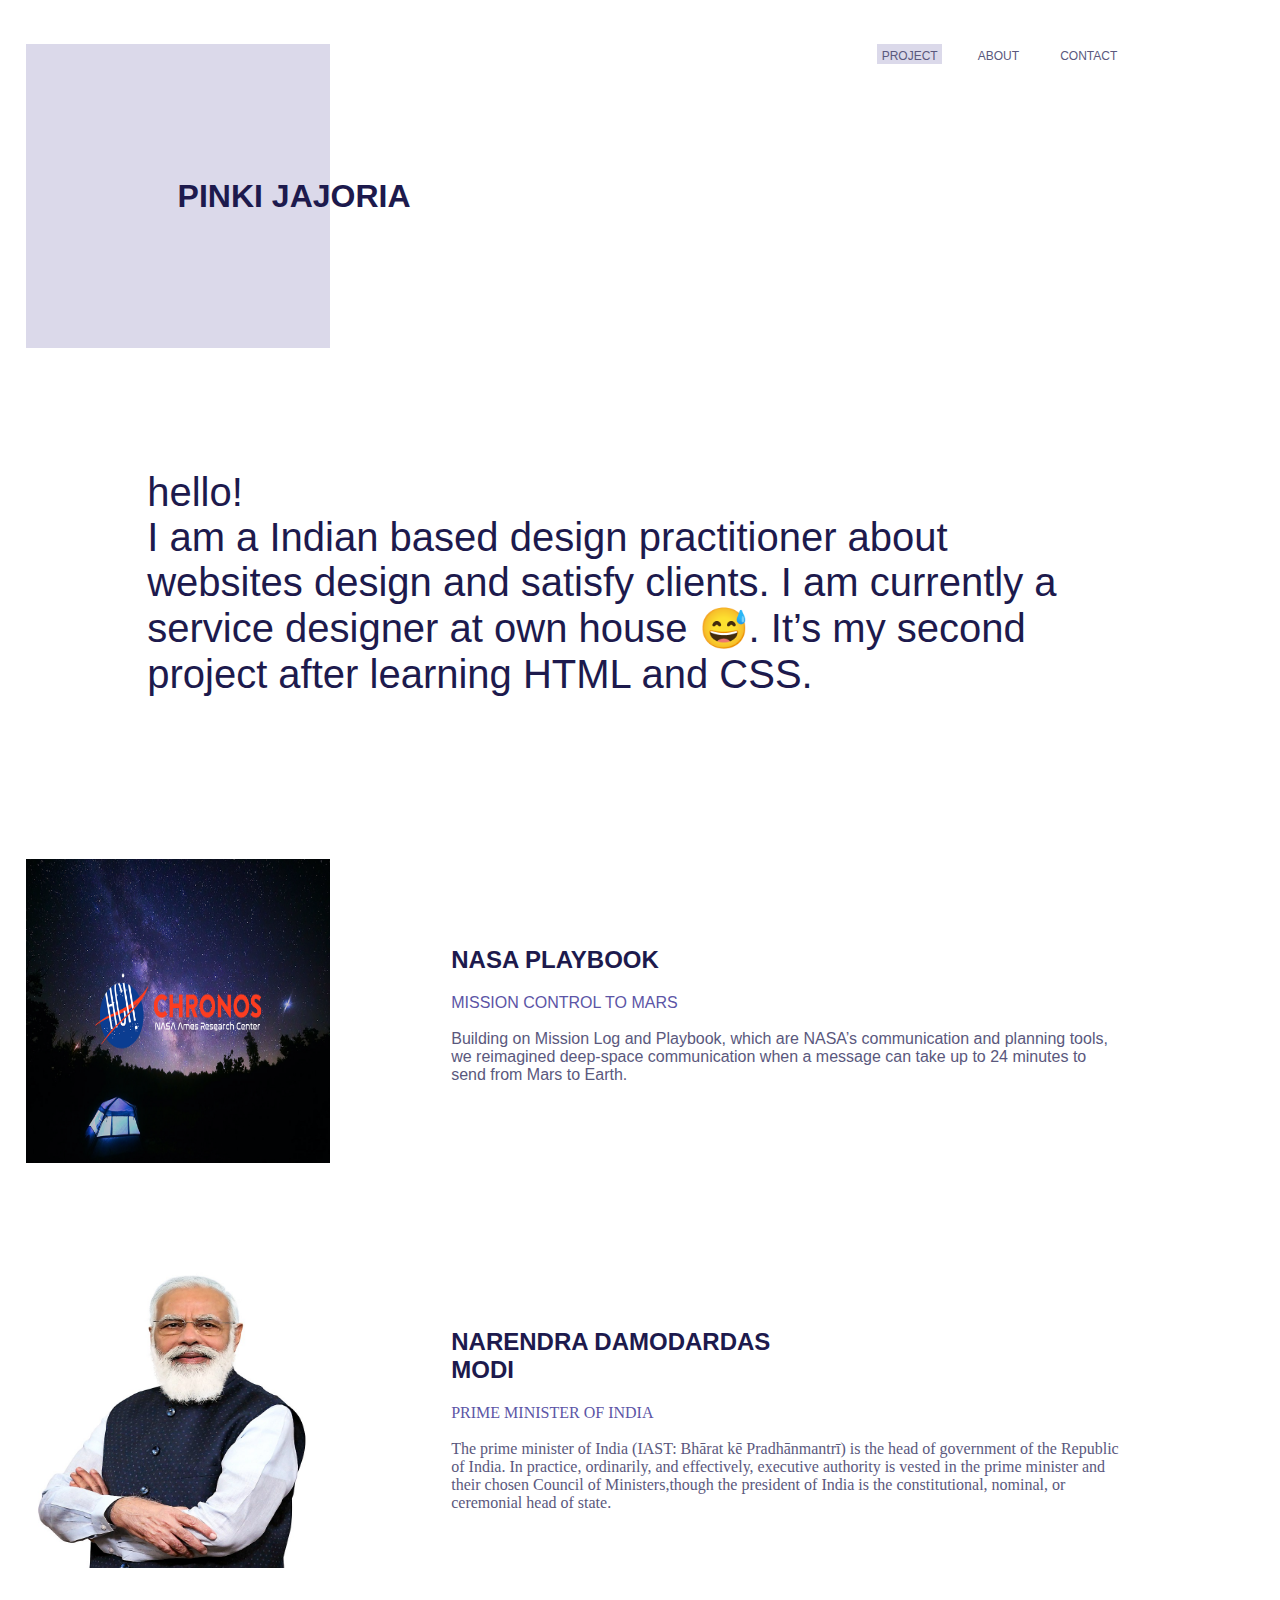
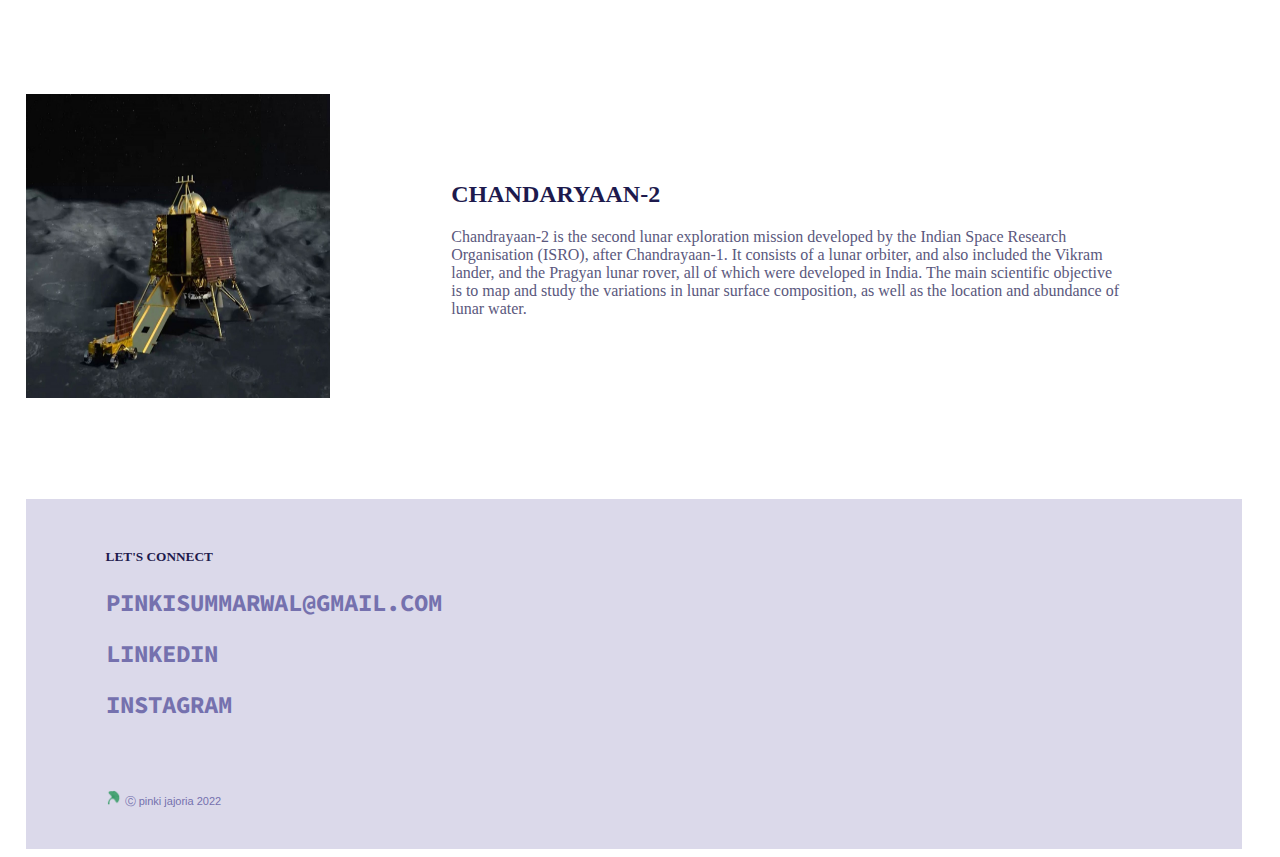
<file: index.html>
<!DOCTYPE html>
<html lang="en">

<head>
    <meta charset="UTF-8">
    <title>project</title>
    <link rel="stylesheet" href="style.css">
    <link rel="icon" href="pics/favicon.ico">
    <link rel="preconnect" href="https://fonts.googleapis.com">
    <link rel="preconnect" href="https://fonts.gstatic.com" crossorigin>
    <link href="https://fonts.googleapis.com/css2?family=Source+Code+Pro:wght@200;300&display=swap" rel="stylesheet">

<body>
    <div class="top-parent">
        <div class="top-box">
            <h1 class="heading-1">PINKI JAJORIA</h1>
        </div>
        <div class="top-right">
            <div class="project">PROJECT</div>
            <div class="about"><a href="about/about.html">ABOUT</a></div>
            <div class="contact">CONTACT</div>
        </div>
    </div>
    <p class="intro">hello!<br>
        I am a Indian based design practitioner about websites design and satisfy clients. I am currently a service
        designer at own house 😅.
        It’s my second project after learning HTML and CSS.
    </p>
    <div class="top-div">
        <div class="pic-nasa"> <img class="nasa-pic" src="pics/nasa.png" alt=""></div>
        <div class="heading-nasa">
            <h2 class="heading-color">NASA PLAYBOOK</h2>
            <P class="intro-nasa"><span class="pera-color"> MISSION CONTROL TO MARS</span><br><br>
                Building on Mission Log and Playbook, which are NASA’s communication and planning tools, we reimagined
                deep-space communication when a message can take up to 24 minutes to send from Mars to Earth.</P>
        </div>
    </div>

    <div class="second-div">
        <div class="second-right-div"><img class="modi-pic" src="pics/modi ji.jpeg" alt=""></div>
        <div class="second-left-div">
            <h2 class="second-heading-div">NARENDRA DAMODARDAS MODI</h2>
            <p class="second-pera-color">
                <span class="span-color"> PRIME MINISTER OF INDIA</span><br><br>
                The prime minister of India (IAST: Bhārat kē Pradhānmantrī) is the head of government of the Republic of
                India.
                In practice, ordinarily, and effectively, executive authority is vested in the prime minister and their
                chosen
                Council of Ministers,though the president of India is the constitutional, nominal, or
                ceremonial head of state.
            </p>
        </div>

    </div>

    <div class="third-div">
        <div class="third-right-div">
            <img class="chandaryaan" src="pics/chandaryaan.jpeg" alt="">
        </div>
        <div class="third-left-div">
            <h2 class="third-heading">CHANDARYAAN-2</h2>
            <p class="third-pera">Chandrayaan-2 is the second lunar exploration mission
                developed by the Indian Space Research Organisation (ISRO), after Chandrayaan-1. It consists of a lunar
                orbiter,
                and also included the Vikram lander, and the Pragyan lunar rover, all of which were developed in India.
                The main
                scientific objective is to map and study the variations in lunar surface composition, as well as the
                location and abundance of lunar water.</p>
        </div>
    </div>

    <div class="last-div">
        <h5 class="h5">LET'S CONNECT</h5>
        <h2 class="last-heading"><a class="link2" href="mailto:pinkisummarwal@gmail.com">PINKISUMMARWAL@GMAIL.COM</a>
        </h2>
        <h2 class="last-heading"><a class="link2" href="https://www.linkedin.com/feed/">LINKEDIN</a></h2>
        <h2 class="last-heading"><a class="link2"
                href="https://www.instagram.com/?should_refresh_fb_cookie=1">INSTAGRAM</a></h2>


        <img class="umbrela" src="pics/umbrela.png" alt="">
        <span class="span">Ⓒ pinki jajoria 2022</span>
    </div>

</body>

</html>
</file>
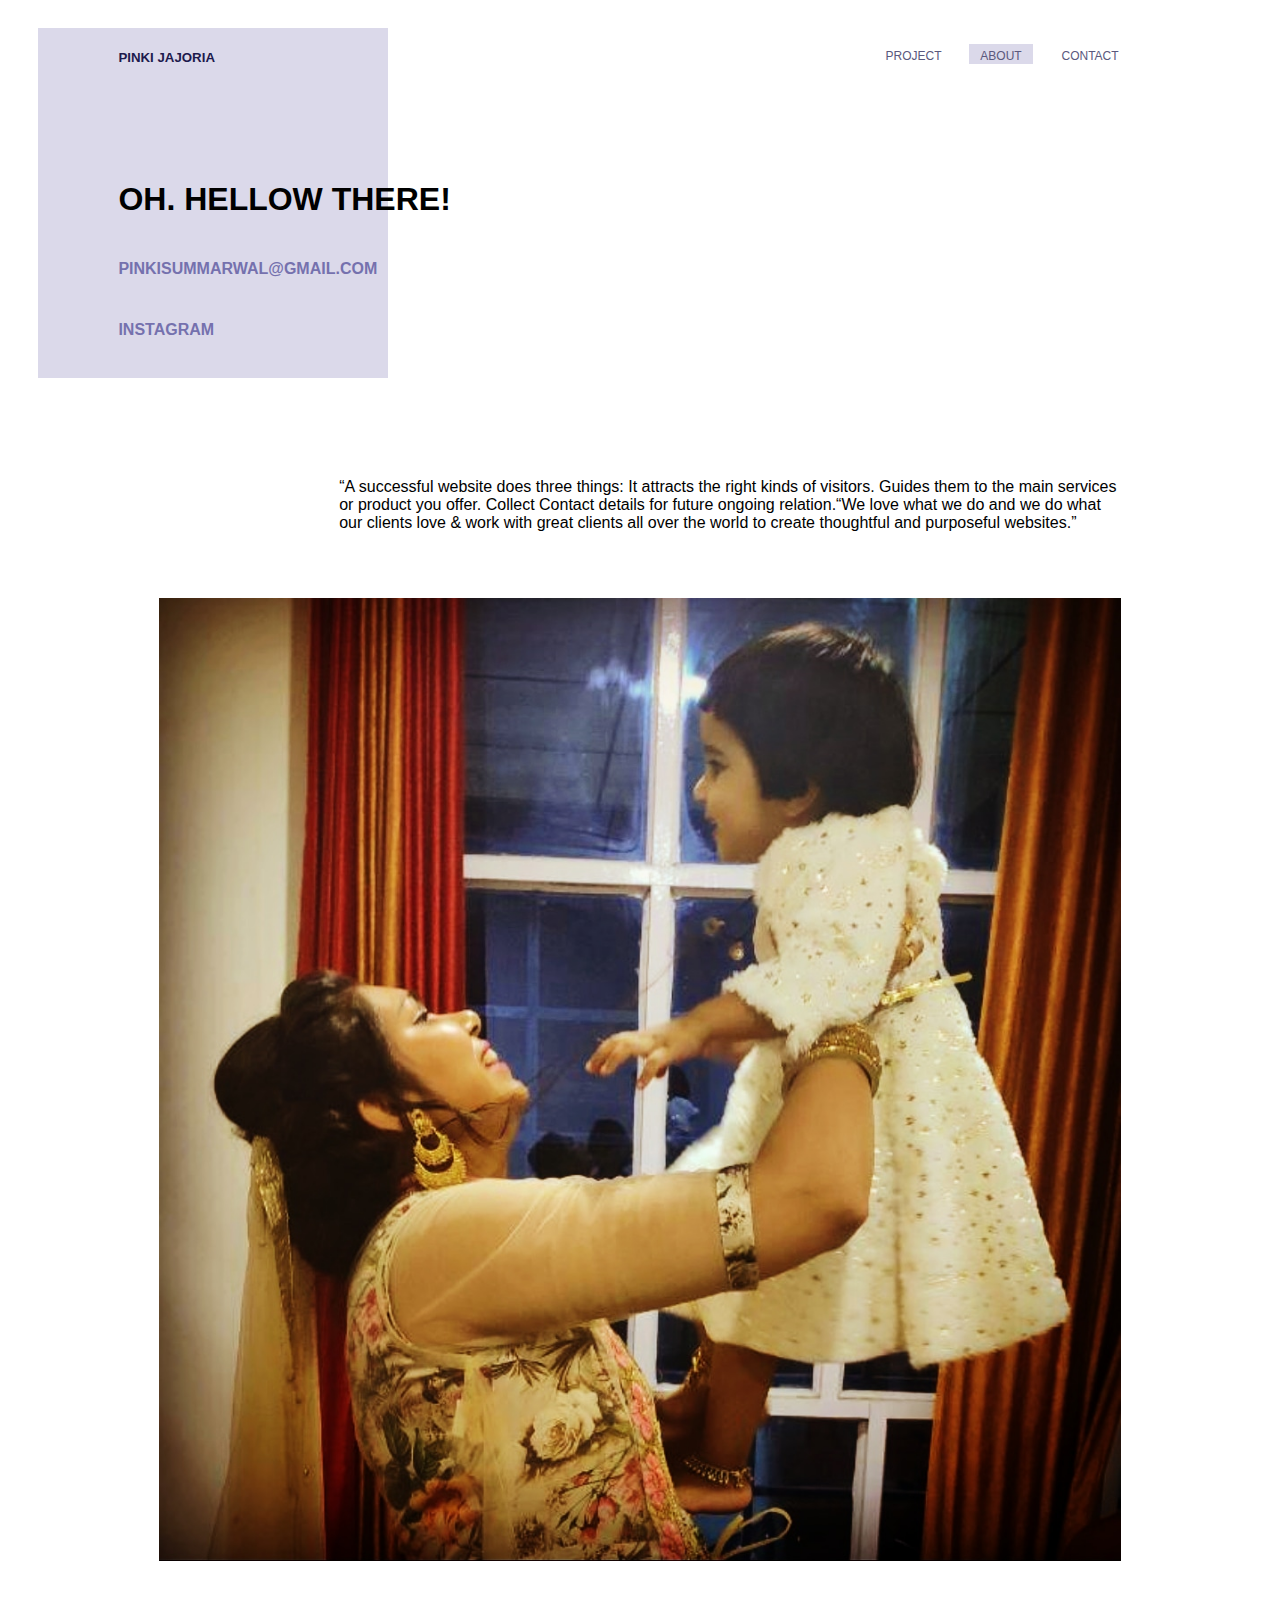
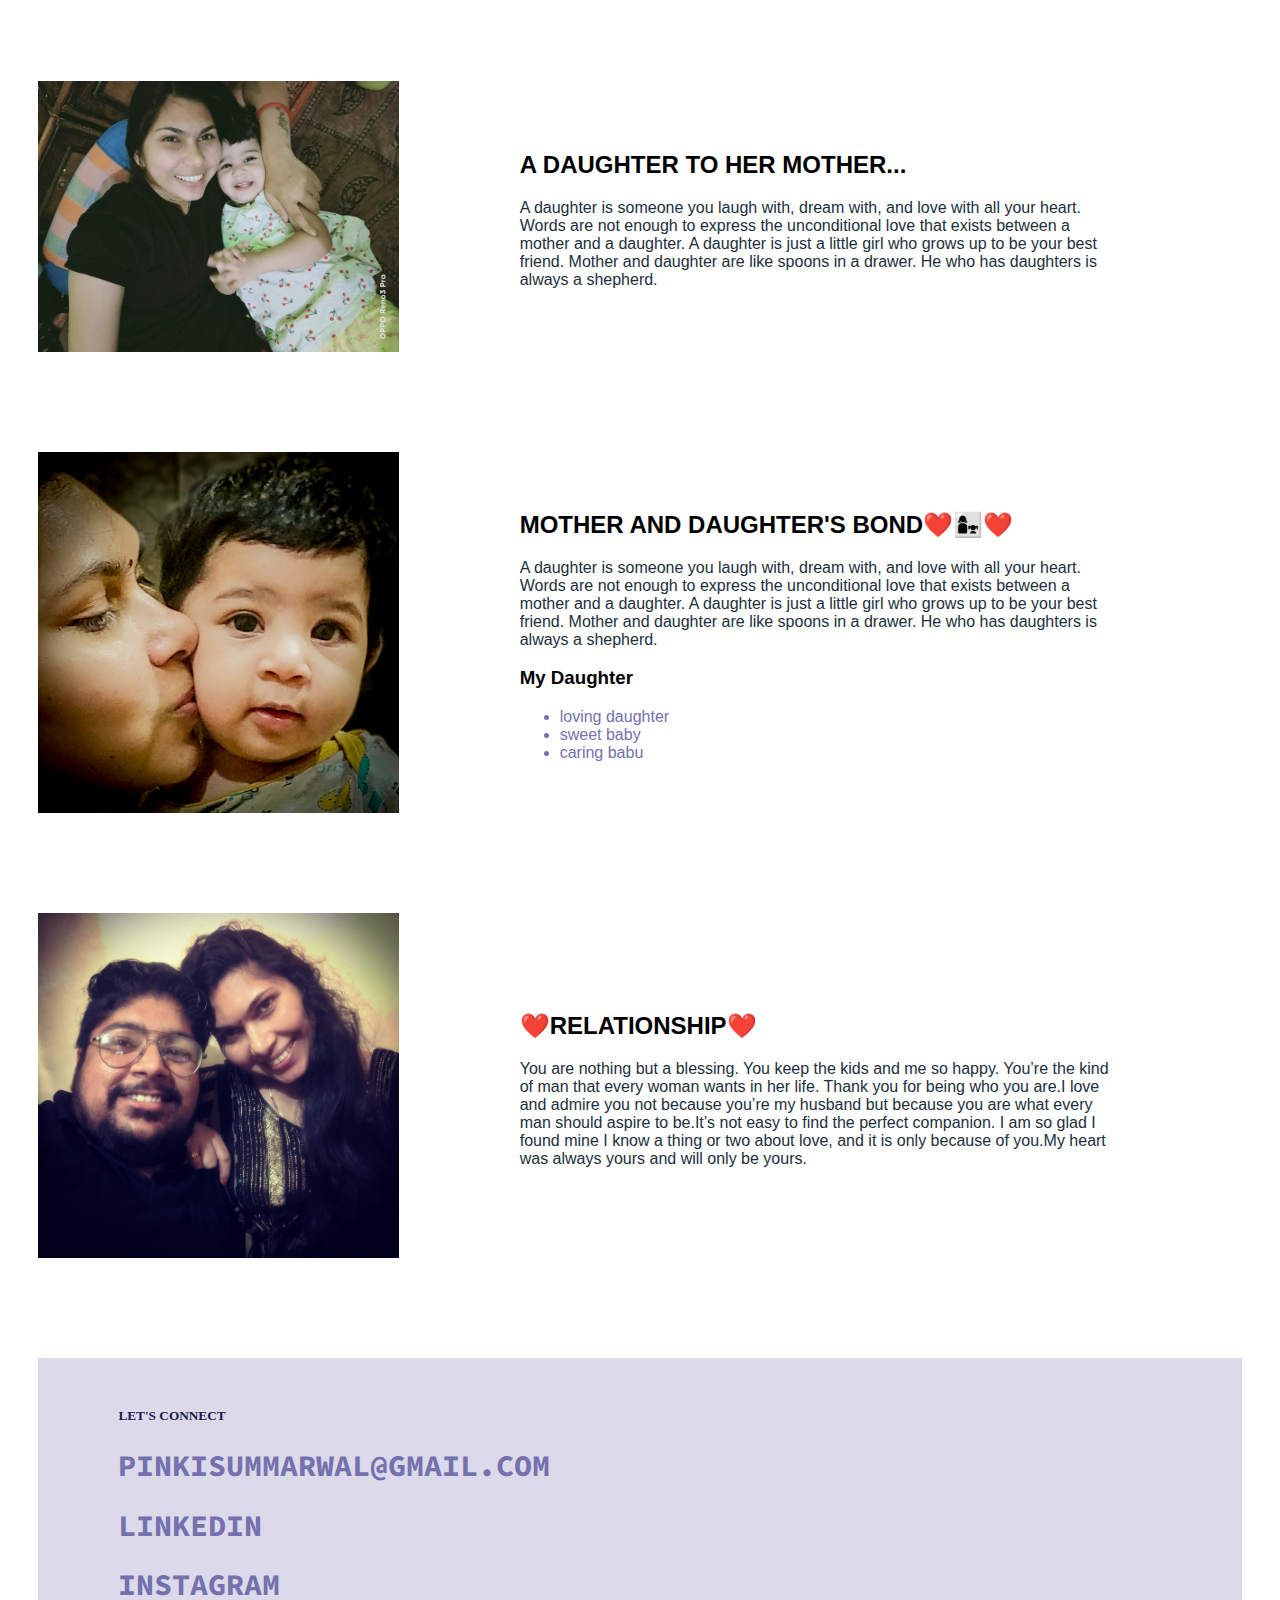
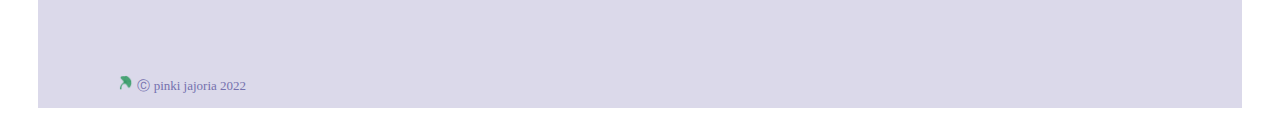
<file: about/about.html>
<!DOCTYPE html>
<html lang="en">

<head>
    <meta charset="UTF-8">
    <title>assignment-1</title>
    <link rel="stylesheet" href="style.css">
    <link rel="icon" href="pics/favicon.ico">
    <link rel="preconnect" href="https://fonts.googleapis.com">
    <link rel="preconnect" href="https://fonts.gstatic.com" crossorigin>
    <link href="https://fonts.googleapis.com/css2?family=Source+Code+Pro:wght@200;300&display=swap" rel="stylesheet">

</head>

<body>
    <div class="navbar">
        <div id="parent-1">
            <div id="container-1"></div>
            <h5>PINKI JAJORIA</h5><br><br><br><br>
            <h1>OH. HELLOW THERE!</h1>
            <H4><a class="link" href="mailto:pinkisummarwal@gmail.com">PINKISUMMARWAL@GMAIL.COM</a></H4>
            <H4><a class="link" href="https://www.instagram.com/accounts/login/">INSTAGRAM</a></H4>
        </div>

        <div id="parent-2">
            <div class="child"><a href="../index.html">PROJECT</a>
            </div>
            <div class="child-about">ABOUT</div>
            <div class="child">
                <a class="contact" href="mailto:pinkisummarwal@gmail.com">CONTACT</a>
            </div>
        </div>
    </div>
    <div id="peragraph">
        <p>“A successful website does three things:
            It attracts the right kinds of visitors.
            Guides them to the main services or product you offer.
            Collect Contact details for future ongoing relation.“We love
            what we do and we do what our clients love & work with great
            clients all over the world to create thoughtful and purposeful websites.”</p>
    </div>
    <div id="img">
        <img class="pinki-image" src="pics/pinki.jpg" alt="">
    </div>

    <div id="parent-3">
        <div id="left-div"> <img class="tanvi-pic1" src="pics/fourth.jpeg" alt=""></div>
        <div id="right-div">
            <h2>A DAUGHTER TO HER MOTHER...</h2>
            <p class="top-pera">A daughter is someone you laugh with, dream with, and love with all your heart.
                Words are not enough to express the unconditional love that exists between a mother and a daughter.
                A daughter is just a little girl who grows up to be your best friend.
                Mother and daughter are like spoons in a drawer.
                He who has daughters is always a shepherd.
            </p>
        </div>
    </div>
    <div class=middle-container>
        <div class="middle-left-div">
            <img class="middle-pic" src="pics/second-pic.jpg" alt="">
        </div>
        <div class="middle-right-div">
            <h2>MOTHER AND DAUGHTER'S BOND❤️👩‍👧❤️</h1>
                <P class="middle-pera">A daughter is someone you laugh with, dream with, and love with all your heart.
                    Words are not enough to express the unconditional love that exists between a mother and a daughter.
                    A daughter is just a little girl who grows up to be your best friend.
                    Mother and daughter are like spoons in a drawer.
                    He who has daughters is always a shepherd.</P>
                    <h3 class="my-daughter">My Daughter</h3>
                    <ul class="unorderd-list">
                        <li>loving daughter</li>
                        <li>sweet baby</li>
                        <li>caring babu</li>
                    </ul>
        </div>


    </div>


    <div class="bottom-container">
        <div class="bottom-left-div">
            <img class="bottom-pic" src="pics/third.jpg" alt="">
        </div>
        <div class="bottom-right-div">
            <h2>❤️RELATIONSHIP❤️</h2>
            <p class="bottom-pera">You are nothing but a blessing. You keep the kids and me so happy. You’re the kind of
                man that every woman wants
                in her life. Thank you for being who you are.I love and admire you not because you’re my husband but
                because
                you are what every man should aspire to be.It’s not easy to find the perfect companion. I am so glad I
                found mine
                I know a thing or two about love, and it is only because of you.My heart was always yours and will only
                be yours.

            </p>
        </div>
    </div>

    <div class="last-div">
        <h5 class="h5">LET'S CONNECT</h5>
        <h1 class="last-heading"><a class="link2" href="mailto:pinkisummarwal@gmail.com">PINKISUMMARWAL@GMAIL.COM</a>
        </h1>
        <h1 class="last-heading"><a class="link2" href="https://www.linkedin.com/feed/">LINKEDIN</a></h1>
        <h1 class="last-heading"><a class="link2"
                href="https://www.instagram.com/?should_refresh_fb_cookie=1">INSTAGRAM</a></h1>


        <img class="umbrela" src="pics/umbrela.png" alt="">
        <span class="span">Ⓒ pinki jajoria 2022</span>
    </div>








</body>

</html>
</file>
<file: style.css>
body{
    background: #ffffff;
display: flex;
flex-direction: column;
justify-content: stretch;
margin-right: 3%;
margin-left: 2%;
}

.top-parent{
    width: 100%;
display: flex;
flex-direction: row;
justify-content:space-between;
margin-top: 3%;

}

.top-box{
    width: 25%;
    aspect-ratio: 1;
    background-color:#dbd9ea;
    /* border: 1px solid black; */
    display: flex;
    align-items: center;
}

.heading-1{
position: relative;
left: 50%;
font-family: sans-serif;
color: #1d1a4d;
}


.top-right{
    width: 20%;
    height: 50px;
    /* border: 1px solid black; */
    display: flex;
    flex-direction: row;
    justify-content: space-between;
    font-family: sans-serif;
    font-size: 12PX;
    color: #5a587d;
    margin-right: 10%;
    
    
}

.project{
    height: 10px;
    width: 55px;
    /* border: 1px solid black; */
    text-align: center;
    padding: 2%;
    cursor: pointer;
    background-color:#dbd9ea ;
}
.about{
    height: 10px;
    width: 55px;
    /* border: 1px solid black; */
    text-align: center;
    padding: 2%;
    cursor: pointer;
    
    
}
.contact{
    height: 10px;
    width: 55px;
    /* border: 1px solid black; */
    text-align: center;
    padding: 2%;
    cursor: pointer; 
}  
.top-right .about,a{
    text-decoration: none;
    color: inherit;
}

.intro{
    color:#1d1a4d ;
    font-size: 40px;
    font-family: sans-serif; 
  width: 75%;
  margin-left: 10%;
  margin-top: 10%;
}

.top-div{
    width: 100%;
    
    /* border: 1px solid black; */
    display: flex;
    flex-direction: row;
    justify-content: space-between;
    align-items: center;
    margin-top: 10%;
    

}
.pic-nasa{
width: 25%;
aspect-ratio: 1;
/* border: 1px solid aqua; */
}

.nasa-pic{
    width: 100%;
    aspect-ratio: 1;
    /* border: 1px solid darkorange; */
    

    
}

.heading-nasa{
    width: 55% ;
    /* border: 1px solid black; */
    margin-right: 10%;
    font-family: sans-serif;
    
}

.heading-color{
    color:#1d1a4d;
}

.pera-color{
    color:#5c55a6;
}


.intro-nasa{
    color: #5a587d;
}

.second-div{
    width: 100%;
    /* border: 1px solid black; */
    margin-top: 8%;
    display: flex;
    flex-direction: row;
    justify-content: space-between;
    align-items: center;
}

.second-right-div{
    width: 25%;
    aspect-ratio: 1;
    /* border: 1px solid red; */
}

.modi-pic{
    width: 100%;
    aspect-ratio: 1;
}

.second-left-div{
    width: 55%;
    /* border: 1px solid #5c55a6; */
    margin-right: 10%;
    
}
.second-heading-div{
    width: 55%;
    /* border: 1px solid aquamarine; */
    color: #1d1a4d;
    font-family: sans-serif;
}

.span-color{
color:#5c55a6;
}

.second-pera-color{
    color: #5a587d;
}

.third-div{
    width: 100%;
    /* border: 1px solid black; */
    margin-top: 10%;
    display: flex;
    flex-direction: row;
    justify-content: space-between;
    align-items: center;
}
.third-right-div{
    width: 25%;
    aspect-ratio: 1;
}
.chandaryaan{
    width: 100%;
    aspect-ratio: 1;
}

.third-left-div{
    width: 55%;
    margin-right: 10%;
    /* border: 1px solid black; */
}
.third-heading{
    color: #1d1a4d;
}

.third-pera{
    color: #5a587d;
}







.last-div{
    width: 100%;
    height: 350px;
    background-color:#dbd9ea ;
    margin-top: 8%;
}

.link2{
    text-decoration: none;
    color: #7571ae;
    font-family:monospace;
    width: 200px;
    margin-left: 80px;
    font-family: 'Source Code Pro', monospace;
}

.h5{
    color: #1d1a4d;
    margin-left: 80px;
    margin-top: 50px;
}

.umbrela{
    width: 15px;
    height: 15px;
    margin-left: 80px;
    margin-top: 50px;
}
.span{
    font-size: 11px;
    color: #7571ae;
    font-family: sans-serif;
    
}
</file>
<file: about/style.css>
body{
    background-color: #ffffff;
    display: flex;
    flex-direction: column;
    align-items: stretch;
    margin-left: 3%;
    margin-right: 3%;
}

.navbar {
    display: flex;
    flex-direction: row;
    justify-content: space-between;
    
}

#parent-1{
    width: 350px;
    aspect-ratio: 1;
    background-color: #dbd9ea; 
    display: flex;
    flex-direction: column;  
    margin-top: 20px;
}

#parent-1 h5,h1,.link{
    position: relative;
    left: 80px;
    text-decoration: none;
    font-family: sans-serif;
}

#parent-1 h5{
    color:#1d1a4d;
}

#parent-1 a{
    color: #7571ae;
}

#parent-2{
    width: 20%;
    display: flex;
    justify-content: space-between;
    margin-top: 3%;
    margin-right: 10%; 
    /* border: 1px black solid;  */
    height:50px ;
}

.child{
    width: 55px;
    height: 10px;
    padding: px;
    font-size: 12px;
    font-family: sans-serif;
    color:#5a587d;
    cursor: pointer;
    text-align:center;
    padding: 2%; 
    /* border: 1px black solid; */
    
}

.child:hover{
    background-color:#dbd9ea ;
    
}
.child-about{
    width: 55px;
    height: 10px;
    padding: 2%;
    font-size: 12px;
    font-family: sans-serif;
    /* color:#5a587d; */
    cursor: pointer;
    text-align:center;
    background-color:#dbd9ea ;
    /* border: 1px solid black; */
}

#parent-2 .child,.contact,.child-about{
color:#5a587d ;
}
#parent-2 .child-about,a{
    text-decoration: none;
    color: #5a587d;
}

#parent-3{
    width: 100%;  
    display: flex;
    flex-direction: row;
    justify-content: flex-end;
    flex-wrap: wrap;
    margin-top: 450px;
    right: 0px;
}

#peragraph{
    width: 100%;
    display: flex;
    flex-direction: row;
    justify-content: end;
    text-align: end;
    margin-top: 7%;
}
#peragraph p{
    width: 65%;
    margin-right: 10%;
    text-align: left;
    font-family: sans-serif;
}

 #img{
    width: 100%;
    display: flex;
    flex-direction: row;
    justify-content: center;
}
.pinki-image{
    width: 80%;
    margin-top: 50px;
}

#parent-3{
    width: 100%;
    display: flex;
    flex-direction: row;
    justify-content: space-between;
    align-items: center;
    margin-top: 10%;
}

#left-div{
    width: 30%;
    height: 30%;
}
 
#right-div{
    width: 50%;
    margin-right: 10%;  
    font-family: sans-serif; 
}

 .tanvi-pic1{
     width: 100%;
     height: 100%;
 }

.top-pera{
    width: 100%;
    color: #212F3D;
}

.middle-container{
    width: 100%;
    display: flex;
    flex-direction: row;
    justify-content: space-between;
    align-items: center;
    margin-top: 8%;
}

  .middle-left-div{
  width: 30%;
    height: 30%;
}

 .middle-right-div{
    width: 50%;
    height: inherit;
    margin-right: 10%;  
    font-family: sans-serif;
}

 .middle-pic{
     width: 100%;
     height: 100%;
 }

.middle-pera{
    width: 100%;
    color: #212F3D;
}

.bottom-container{
    width: 100%;
    display: flex;
    flex-direction: row;
    justify-content: space-between;
    align-items: center;
    margin-top: 8%;
}


.bottom-left-div{
    width: 30%;
    height: 30%;
}

.bottom-right-div{
    width: 50%;
    margin-right: 10%;
    font-family: sans-serif
    
}

.bottom-pic{
    width: 100%;
    height: 100%;
}
.bottom-pera{
    width: 100%;
    color: #212F3D;
}

.last-div{
    width: 100%;
    height: 350px;
    background-color:#dbd9ea ;
    margin-top: 8%;
}

.link2{
    text-decoration: none;
    color: #7571ae;
    /* font-family:monospace; */
    width: 200px;
    font-family: 'Source Code Pro', monospace;
    font-size: 30px;
}

.h5{
    color: #1d1a4d;
    margin-left: 80px;
    margin-top: 50px;
    
}

.umbrela{
    width: 15px;
    height: 15px;
    margin-left: 80px;
    margin-top: 50px;
}
.span{
    font-size: 13px;
    color: #7571ae;
    
}
 
.my-daughter{
    font-family: sans-serif;
    
}
 
.unorderd-list{
    color:#7571ae;
}
</file>
